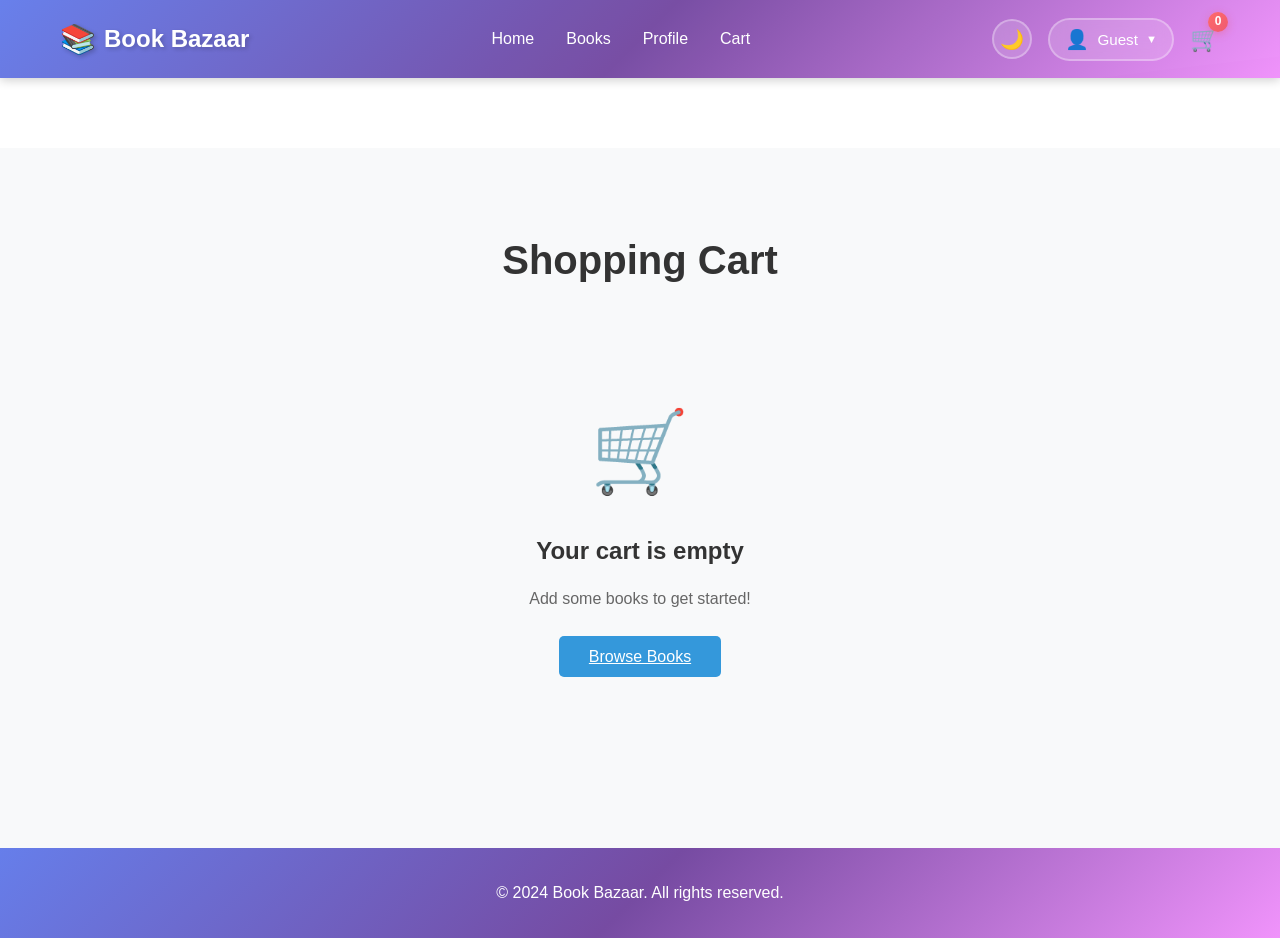
<file: cart.html>
<!DOCTYPE html>
<html lang="en">
<head>
    <meta charset="UTF-8">
    <meta name="viewport" content="width=device-width, initial-scale=1.0">
    <title>Shopping Cart - Book Bazaar</title>
    <link rel="stylesheet" href="styles.css">
    <link rel="stylesheet" href="cart.css">
</head>
<body>
    <header>
        <nav class="navbar">
            <div class="container">
                <div class="logo">Book Bazaar</div>
                <ul class="nav-links">
                    <li><a href="index.html">Home</a></li>
                    <li><a href="index.html#books">Books</a></li>
                    <li><a href="profile.html">Profile</a></li>
                    <li><a href="cart.html" class="active">Cart</a></li>
                </ul>
                <div class="nav-actions">
                    <button class="theme-toggle" id="themeToggle" title="Toggle Theme">
                        <span class="theme-icon">🌙</span>
                    </button>
                    <div class="profile-dropdown">
                        <button class="profile-btn" id="profileBtn">
                            <span class="profile-icon">👤</span>
                            <span class="profile-name">Guest</span>
                            <span class="dropdown-arrow">▼</span>
                        </button>
                        <div class="dropdown-menu" id="dropdownMenu">
                            <a href="profile.html" class="dropdown-item">
                                <span>👤</span> My Profile
                            </a>
                            <a href="#" class="dropdown-item">
                                <span>📚</span> My Books
                            </a>
                            <a href="#" class="dropdown-item">
                                <span>❤️</span> Wishlist
                            </a>
                            <a href="#" class="dropdown-item">
                                <span>📦</span> Orders
                            </a>
                            <a href="#" class="dropdown-item">
                                <span>⚙️</span> Settings
                            </a>
                            <div class="dropdown-divider"></div>
                            <a href="#" class="dropdown-item logout">
                                <span>🚪</span> Logout
                            </a>
                        </div>
                    </div>
                    <div class="cart">
                        <span class="cart-icon">🛒</span>
                        <span class="cart-count" id="cartCount">0</span>
                    </div>
                </div>
            </div>
        </nav>
    </header>

    <section class="cart-section">
        <div class="container">
            <h1 class="cart-title">Shopping Cart</h1>
            
            <div class="cart-container">
                <div class="cart-items" id="cartItems">
                    <!-- Cart items will be dynamically added here -->
                </div>

                <aside class="cart-summary">
                    <h3>Order Summary</h3>
                    <div class="summary-row">
                        <span>Subtotal</span>
                        <span id="subtotal">$0.00</span>
                    </div>
                    <div class="summary-row">
                        <span>Shipping</span>
                        <span id="shipping">$5.00</span>
                    </div>
                    <div class="summary-row">
                        <span>Tax (10%)</span>
                        <span id="tax">$0.00</span>
                    </div>
                    <div class="summary-divider"></div>
                    <div class="summary-row total">
                        <span>Total</span>
                        <span id="total">$0.00</span>
                    </div>
                    <button class="btn-checkout" id="checkoutBtn">Proceed to Checkout</button>
                    <a href="index.html#books" class="btn-continue">Continue Shopping</a>
                </aside>
            </div>

            <div class="empty-cart" id="emptyCart" style="display: none;">
                <div class="empty-icon">🛒</div>
                <h2>Your cart is empty</h2>
                <p>Add some books to get started!</p>
                <a href="index.html#books" class="btn-primary">Browse Books</a>
            </div>
        </div>
    </section>

    <footer>
        <div class="container">
            <p>&copy; 2024 Book Bazaar. All rights reserved.</p>
        </div>
    </footer>

    <script src="cart.js"></script>
</body>
</html>
</file>
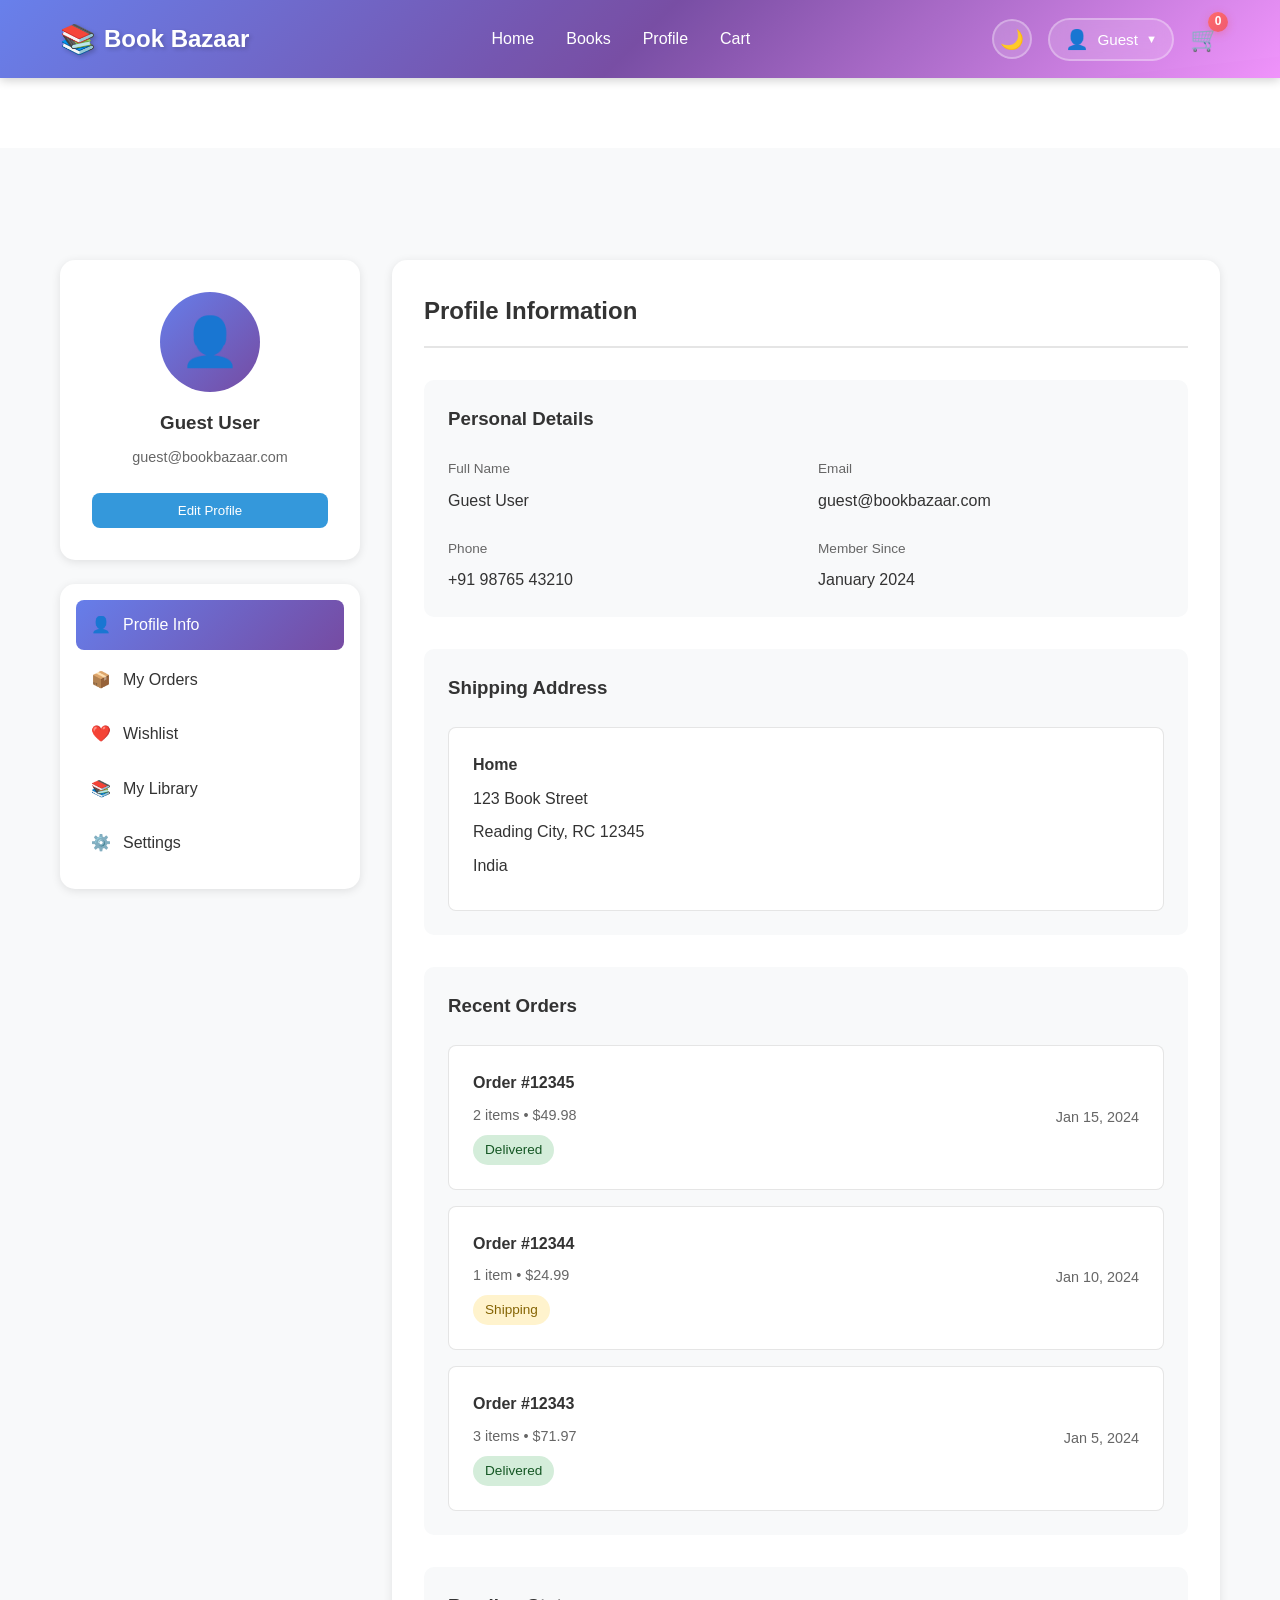
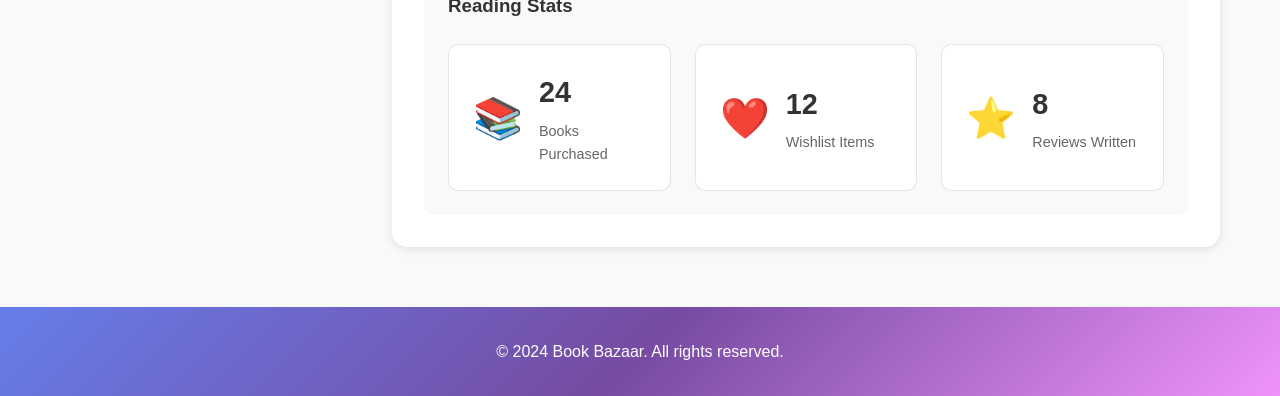
<file: profile.html>
<!DOCTYPE html>
<html lang="en">
<head>
    <meta charset="UTF-8">
    <meta name="viewport" content="width=device-width, initial-scale=1.0">
    <title>My Profile - Book Bazaar</title>
    <link rel="stylesheet" href="styles.css">
    <link rel="stylesheet" href="profile.css">
</head>
<body>
    <header>
        <nav class="navbar">
            <div class="container">
                <div class="logo">Book Bazaar</div>
                <ul class="nav-links">
                    <li><a href="index.html">Home</a></li>
                    <li><a href="index.html#books">Books</a></li>
                    <li><a href="profile.html" class="active">Profile</a></li>
                    <li><a href="cart.html">Cart</a></li>
                </ul>
                <div class="nav-actions">
                    <button class="theme-toggle" id="themeToggle" title="Toggle Theme">
                        <span class="theme-icon">🌙</span>
                    </button>
                    <div class="profile-dropdown">
                        <button class="profile-btn" id="profileBtn">
                            <span class="profile-icon">👤</span>
                            <span class="profile-name">Guest</span>
                            <span class="dropdown-arrow">▼</span>
                        </button>
                        <div class="dropdown-menu" id="dropdownMenu">
                            <a href="profile.html" class="dropdown-item">
                                <span>👤</span> My Profile
                            </a>
                            <a href="#" class="dropdown-item">
                                <span>📚</span> My Books
                            </a>
                            <a href="#" class="dropdown-item">
                                <span>❤️</span> Wishlist
                            </a>
                            <a href="#" class="dropdown-item">
                                <span>📦</span> Orders
                            </a>
                            <a href="#" class="dropdown-item">
                                <span>⚙️</span> Settings
                            </a>
                            <div class="dropdown-divider"></div>
                            <a href="#" class="dropdown-item logout">
                                <span>🚪</span> Logout
                            </a>
                        </div>
                    </div>
                    <div class="cart">
                        <span class="cart-icon">🛒</span>
                        <span class="cart-count">0</span>
                    </div>
                </div>
            </div>
        </nav>
    </header>

    <section class="profile-section">
        <div class="container">
            <div class="profile-container">
                <aside class="profile-sidebar">
                    <div class="profile-card">
                        <div class="profile-avatar">👤</div>
                        <h3>Guest User</h3>
                        <p class="profile-email">guest@bookbazaar.com</p>
                        <button class="btn-edit">Edit Profile</button>
                    </div>
                    <nav class="profile-nav">
                        <a href="#" class="profile-nav-item active">
                            <span>👤</span> Profile Info
                        </a>
                        <a href="#" class="profile-nav-item">
                            <span>📦</span> My Orders
                        </a>
                        <a href="#" class="profile-nav-item">
                            <span>❤️</span> Wishlist
                        </a>
                        <a href="#" class="profile-nav-item">
                            <span>📚</span> My Library
                        </a>
                        <a href="#" class="profile-nav-item">
                            <span>⚙️</span> Settings
                        </a>
                    </nav>
                </aside>

                <main class="profile-main">
                    <div class="profile-header">
                        <h2>Profile Information</h2>
                    </div>

                    <div class="profile-content">
                        <div class="info-section">
                            <h3>Personal Details</h3>
                            <div class="info-grid">
                                <div class="info-item">
                                    <label>Full Name</label>
                                    <p>Guest User</p>
                                </div>
                                <div class="info-item">
                                    <label>Email</label>
                                    <p>guest@bookbazaar.com</p>
                                </div>
                                <div class="info-item">
                                    <label>Phone</label>
                                    <p>+91 98765 43210</p>
                                </div>
                                <div class="info-item">
                                    <label>Member Since</label>
                                    <p>January 2024</p>
                                </div>
                            </div>
                        </div>

                        <div class="info-section">
                            <h3>Shipping Address</h3>
                            <div class="address-card">
                                <p><strong>Home</strong></p>
                                <p>123 Book Street</p>
                                <p>Reading City, RC 12345</p>
                                <p>India</p>
                            </div>
                        </div>

                        <div class="info-section">
                            <h3>Recent Orders</h3>
                            <div class="orders-list">
                                <div class="order-item">
                                    <div class="order-info">
                                        <h4>Order #12345</h4>
                                        <p>2 items • $49.98</p>
                                        <span class="order-status delivered">Delivered</span>
                                    </div>
                                    <p class="order-date">Jan 15, 2024</p>
                                </div>
                                <div class="order-item">
                                    <div class="order-info">
                                        <h4>Order #12344</h4>
                                        <p>1 item • $24.99</p>
                                        <span class="order-status shipping">Shipping</span>
                                    </div>
                                    <p class="order-date">Jan 10, 2024</p>
                                </div>
                                <div class="order-item">
                                    <div class="order-info">
                                        <h4>Order #12343</h4>
                                        <p>3 items • $71.97</p>
                                        <span class="order-status delivered">Delivered</span>
                                    </div>
                                    <p class="order-date">Jan 5, 2024</p>
                                </div>
                            </div>
                        </div>

                        <div class="info-section">
                            <h3>Reading Stats</h3>
                            <div class="stats-grid">
                                <div class="stat-card">
                                    <div class="stat-icon">📚</div>
                                    <div class="stat-info">
                                        <h4>24</h4>
                                        <p>Books Purchased</p>
                                    </div>
                                </div>
                                <div class="stat-card">
                                    <div class="stat-icon">❤️</div>
                                    <div class="stat-info">
                                        <h4>12</h4>
                                        <p>Wishlist Items</p>
                                    </div>
                                </div>
                                <div class="stat-card">
                                    <div class="stat-icon">⭐</div>
                                    <div class="stat-info">
                                        <h4>8</h4>
                                        <p>Reviews Written</p>
                                    </div>
                                </div>
                            </div>
                        </div>
                    </div>
                </main>
            </div>
        </div>
    </section>

    <footer>
        <div class="container">
            <p>&copy; 2024 Book Bazaar. All rights reserved.</p>
        </div>
    </footer>

    <script src="script.js"></script>
</body>
</html>
</file>
<file: styles.css>
* {
    margin: 0;
    padding: 0;
    box-sizing: border-box;
}

:root {
    --bg-primary: #ffffff;
    --bg-secondary: #f8f9fa;
    --text-primary: #333;
    --text-secondary: #666;
    --card-bg: #ffffff;
    --header-bg: #2c3e50;
    --shadow: rgba(0,0,0,0.1);
}

body.dark-mode {
    --bg-primary: #1a1a1a;
    --bg-secondary: #2d2d2d;
    --text-primary: #e0e0e0;
    --text-secondary: #b0b0b0;
    --card-bg: #2d2d2d;
    --header-bg: #1a1a1a;
    --shadow: rgba(0,0,0,0.3);
}

body {
    font-family: 'Segoe UI', Tahoma, Geneva, Verdana, sans-serif;
    line-height: 1.6;
    color: var(--text-primary);
    background: var(--bg-primary);
    transition: background 0.3s, color 0.3s;
}

.container {
    max-width: 1200px;
    margin: 0 auto;
    padding: 0 20px;
}

header {
    background: linear-gradient(135deg, #667eea 0%, #764ba2 50%, #f093fb 100%);
    color: white;
    position: sticky;
    top: 0;
    z-index: 1000;
    box-shadow: 0 2px 10px rgba(0,0,0,0.2);
    transition: background 0.3s;
}

body.dark-mode header {
    background: linear-gradient(135deg, #1a1a2e 0%, #16213e 50%, #0f3460 100%);
}

.navbar {
    padding: 1rem 0;
    position: relative;
    overflow: hidden;
}

.navbar::before {
    content: '';
    position: absolute;
    top: 0;
    left: 0;
    right: 0;
    bottom: 0;
    background: url('data:image/svg+xml,<svg xmlns="http://www.w3.org/2000/svg" viewBox="0 0 1440 320"><path fill="rgba(255,255,255,0.05)" d="M0,96L48,112C96,128,192,160,288,160C384,160,480,128,576,122.7C672,117,768,139,864,138.7C960,139,1056,117,1152,101.3C1248,85,1344,75,1392,69.3L1440,64L1440,0L1392,0C1344,0,1248,0,1152,0C1056,0,960,0,864,0C768,0,672,0,576,0C480,0,384,0,288,0C192,0,96,0,48,0L0,0Z"></path></svg>');
    background-size: cover;
    opacity: 0.3;
    pointer-events: none;
}

.navbar .container {
    display: flex;
    justify-content: space-between;
    align-items: center;
}

.logo {
    font-size: 1.5rem;
    font-weight: bold;
    text-shadow: 2px 2px 4px rgba(0,0,0,0.2);
    display: flex;
    align-items: center;
    gap: 8px;
}

.logo::before {
    content: '📚';
    font-size: 1.8rem;
    animation: bookFloat 3s ease-in-out infinite;
}

@keyframes bookFloat {
    0%, 100% { transform: translateY(0px); }
    50% { transform: translateY(-5px); }
}

.nav-links {
    display: flex;
    list-style: none;
    gap: 2rem;
}

.nav-links a {
    color: white;
    text-decoration: none;
    transition: all 0.3s;
    position: relative;
    padding: 5px 0;
}

.nav-links a::after {
    content: '';
    position: absolute;
    bottom: 0;
    left: 0;
    width: 0;
    height: 2px;
    background: white;
    transition: width 0.3s;
}

.nav-links a:hover {
    color: #ffd700;
    transform: translateY(-2px);
}

.nav-links a:hover::after {
    width: 100%;
}

.nav-actions {
    display: flex;
    align-items: center;
    gap: 1rem;
}

.theme-toggle {
    background: rgba(255,255,255,0.15);
    border: 2px solid rgba(255,255,255,0.3);
    color: white;
    width: 40px;
    height: 40px;
    border-radius: 50%;
    cursor: pointer;
    display: flex;
    align-items: center;
    justify-content: center;
    transition: all 0.3s;
    backdrop-filter: blur(10px);
}

.theme-toggle:hover {
    background: rgba(255,255,255,0.25);
    transform: scale(1.1) rotate(20deg);
    box-shadow: 0 0 15px rgba(255,255,255,0.3);
}

.theme-icon {
    font-size: 1.2rem;
}

.profile-dropdown {
    position: relative;
}

.profile-btn {
    background: rgba(255,255,255,0.15);
    border: 2px solid rgba(255,255,255,0.3);
    color: white;
    padding: 8px 15px;
    border-radius: 25px;
    cursor: pointer;
    display: flex;
    align-items: center;
    gap: 8px;
    transition: all 0.3s;
    font-size: 0.95rem;
    backdrop-filter: blur(10px);
}

.profile-btn:hover {
    background: rgba(255,255,255,0.25);
    transform: translateY(-2px);
    box-shadow: 0 5px 15px rgba(0,0,0,0.2);
}

.profile-icon {
    font-size: 1.2rem;
}

.profile-name {
    font-weight: 500;
}

.dropdown-arrow {
    font-size: 0.7rem;
    transition: transform 0.3s;
}

.profile-dropdown.active .dropdown-arrow {
    transform: rotate(180deg);
}

.dropdown-menu {
    position: absolute;
    top: calc(100% + 15px);
    right: 0;
    background: var(--card-bg);
    border-radius: 10px;
    box-shadow: 0 8px 25px rgba(0,0,0,0.3);
    min-width: 200px;
    opacity: 0;
    visibility: hidden;
    transform: translateY(-10px);
    transition: all 0.3s;
    z-index: 10000;
    border: 1px solid rgba(0,0,0,0.1);
}

body.dark-mode .dropdown-menu {
    background: #2d2d2d;
    border-color: rgba(255,255,255,0.1);
    box-shadow: 0 8px 25px rgba(0,0,0,0.6);
}

.dropdown-menu::before {
    content: '';
    position: absolute;
    top: -8px;
    right: 20px;
    width: 0;
    height: 0;
    border-left: 8px solid transparent;
    border-right: 8px solid transparent;
    border-bottom: 8px solid var(--card-bg);
    z-index: 10001;
}

body.dark-mode .dropdown-menu::before {
    border-bottom-color: #2d2d2d;
}

.profile-dropdown.active .dropdown-menu {
    opacity: 1;
    visibility: visible;
    transform: translateY(0);
}

.dropdown-item {
    display: flex;
    align-items: center;
    gap: 10px;
    padding: 12px 20px;
    color: var(--text-primary);
    text-decoration: none;
    transition: background 0.3s;
    background: var(--card-bg);
}

body.dark-mode .dropdown-item {
    background: #2d2d2d;
    color: #e0e0e0;
}

.dropdown-item:first-child {
    border-radius: 10px 10px 0 0;
}

.dropdown-item:last-child {
    border-radius: 0 0 10px 10px;
}

.dropdown-item:hover {
    background: rgba(52, 152, 219, 0.1);
}

.dropdown-item.logout {
    color: #e74c3c;
}

.dropdown-item.logout:hover {
    background: rgba(231, 76, 60, 0.1);
}

.dropdown-divider {
    height: 1px;
    background: rgba(0,0,0,0.1);
    margin: 5px 0;
}

body.dark-mode .dropdown-divider {
    background: rgba(255,255,255,0.1);
}

.cart {
    position: relative;
    cursor: pointer;
    transition: transform 0.3s;
}

.cart:hover {
    transform: scale(1.1);
}

.cart-icon {
    font-size: 1.5rem;
}

.cart-count {
    position: absolute;
    top: -8px;
    right: -8px;
    background: linear-gradient(135deg, #ff6b6b, #ee5a6f);
    color: white;
    border-radius: 50%;
    width: 20px;
    height: 20px;
    display: flex;
    align-items: center;
    justify-content: center;
    font-size: 0.75rem;
    font-weight: bold;
    box-shadow: 0 2px 8px rgba(238, 90, 111, 0.4);
    animation: pulse 2s infinite;
}

@keyframes pulse {
    0%, 100% { transform: scale(1); }
    50% { transform: scale(1.1); }
}

.hero {
    background: linear-gradient(135deg, #667eea 0%, #764ba2 100%);
    color: white;
    padding: 100px 0;
    text-align: center;
}

.hero h1 {
    font-size: 3rem;
    margin-bottom: 1rem;
}

.hero p {
    font-size: 1.5rem;
    margin-bottom: 2rem;
}

.btn-primary {
    background: #3498db;
    color: white;
    border: none;
    padding: 12px 30px;
    font-size: 1rem;
    border-radius: 5px;
    cursor: pointer;
    transition: background 0.3s;
}

.btn-primary:hover {
    background: #2980b9;
}

.books-section {
    padding: 60px 0;
    background: var(--bg-secondary);
    transition: background 0.3s;
}

.books-section h2 {
    text-align: center;
    font-size: 2.5rem;
    margin-bottom: 2rem;
}

.filter-bar {
    display: flex;
    gap: 1rem;
    margin-bottom: 2rem;
    justify-content: center;
}

.filter-bar select,
.filter-bar input {
    padding: 10px;
    border: 1px solid #ddd;
    border-radius: 5px;
    font-size: 1rem;
}

.filter-bar input {
    flex: 1;
    max-width: 400px;
}

.books-grid {
    display: grid;
    grid-template-columns: repeat(auto-fill, minmax(250px, 1fr));
    gap: 2rem;
}

.book-card {
    background: var(--card-bg);
    border-radius: 10px;
    padding: 1.5rem;
    box-shadow: 0 2px 10px var(--shadow);
    transition: transform 0.3s, background 0.3s;
}

.book-card:hover {
    transform: translateY(-5px);
}

.book-cover {
    width: 100%;
    height: 300px;
    border-radius: 5px;
    display: flex;
    align-items: center;
    justify-content: center;
    font-size: 3rem;
    margin-bottom: 1rem;
    box-shadow: 0 4px 15px rgba(0,0,0,0.2);
    transition: transform 0.3s;
    position: relative;
    overflow: hidden;
}

.book-cover::before {
    content: '';
    position: absolute;
    top: 0;
    left: -100%;
    width: 100%;
    height: 100%;
    background: linear-gradient(90deg, transparent, rgba(255,255,255,0.3), transparent);
    transition: left 0.5s;
}

.book-card:hover .book-cover::before {
    left: 100%;
}

.book-card:hover .book-cover {
    transform: scale(1.05);
}

.book-card h3 {
    font-size: 1.2rem;
    margin-bottom: 0.5rem;
}

.book-card .author {
    color: var(--text-secondary);
    margin-bottom: 0.5rem;
}

.book-card .category {
    display: inline-block;
    background: #e8f4f8;
    color: #3498db;
    padding: 4px 10px;
    border-radius: 15px;
    font-size: 0.85rem;
    margin-bottom: 0.5rem;
}

.book-card .price {
    font-size: 1.5rem;
    color: #27ae60;
    font-weight: bold;
    margin-bottom: 1rem;
}

.book-card button {
    width: 100%;
    background: #3498db;
    color: white;
    border: none;
    padding: 10px;
    border-radius: 5px;
    cursor: pointer;
    transition: background 0.3s;
}

.book-card button:hover {
    background: #2980b9;
}

.about-section,
.contact-section {
    padding: 60px 0;
    background: var(--bg-primary);
    transition: background 0.3s;
}

.about-section h2,
.contact-section h2 {
    text-align: center;
    font-size: 2.5rem;
    margin-bottom: 2rem;
}

.about-section p {
    text-align: center;
    font-size: 1.2rem;
    max-width: 800px;
    margin: 0 auto;
    line-height: 1.8;
}

#contactForm {
    max-width: 600px;
    margin: 0 auto;
    display: flex;
    flex-direction: column;
    gap: 1rem;
}

#contactForm input,
#contactForm textarea {
    padding: 12px;
    border: 1px solid #ddd;
    border-radius: 5px;
    font-size: 1rem;
    font-family: inherit;
    background: var(--card-bg);
    color: var(--text-primary);
    transition: background 0.3s, color 0.3s;
}

footer {
    background: linear-gradient(135deg, #667eea 0%, #764ba2 50%, #f093fb 100%);
    color: white;
    text-align: center;
    padding: 2rem 0;
    transition: background 0.3s;
}

body.dark-mode footer {
    background: linear-gradient(135deg, #1a1a2e 0%, #16213e 50%, #0f3460 100%);
}

@media (max-width: 768px) {
    .nav-links {
        gap: 1rem;
    }
    
    .profile-name {
        display: none;
    }
    
    .profile-btn {
        padding: 8px 12px;
    }
    
    .hero h1 {
        font-size: 2rem;
    }
    
    .hero p {
        font-size: 1.2rem;
    }
    
    .books-grid {
        grid-template-columns: repeat(auto-fill, minmax(200px, 1fr));
    }
}
</file>
<file: cart.css>
.cart-section {
    padding: 80px 0 60px 0;
    background: var(--bg-secondary);
    min-height: calc(100vh - 200px);
    margin-top: 70px;
}

.cart-title {
    text-align: center;
    font-size: 2.5rem;
    color: var(--text-primary);
    margin-bottom: 2rem;
}

.cart-container {
    display: grid;
    grid-template-columns: 1fr 400px;
    gap: 2rem;
    margin-top: 2rem;
}

.cart-items {
    display: flex;
    flex-direction: column;
    gap: 1.5rem;
}

.cart-item {
    background: var(--card-bg);
    border-radius: 15px;
    padding: 1.5rem;
    display: flex;
    gap: 1.5rem;
    box-shadow: 0 2px 10px var(--shadow);
    transition: transform 0.3s;
}

.cart-item:hover {
    transform: translateY(-2px);
}

.item-image {
    width: 120px;
    height: 160px;
    border-radius: 10px;
    display: flex;
    align-items: center;
    justify-content: center;
    font-size: 3rem;
    flex-shrink: 0;
    box-shadow: 0 4px 15px rgba(0,0,0,0.2);
}

.item-details {
    flex: 1;
    display: flex;
    flex-direction: column;
    justify-content: space-between;
}

.item-header {
    display: flex;
    justify-content: space-between;
    align-items: start;
}

.item-info h3 {
    color: var(--text-primary);
    margin-bottom: 0.5rem;
}

.item-author {
    color: var(--text-secondary);
    font-size: 0.9rem;
    margin-bottom: 0.5rem;
}

.item-category {
    display: inline-block;
    background: #e8f4f8;
    color: #3498db;
    padding: 4px 10px;
    border-radius: 15px;
    font-size: 0.85rem;
}

.item-remove {
    background: none;
    border: none;
    color: #e74c3c;
    cursor: pointer;
    font-size: 1.5rem;
    transition: transform 0.3s;
}

.item-remove:hover {
    transform: scale(1.2);
}

.item-footer {
    display: flex;
    justify-content: space-between;
    align-items: center;
}

.item-quantity {
    display: flex;
    align-items: center;
    gap: 1rem;
}

.qty-btn {
    background: #3498db;
    color: white;
    border: none;
    width: 30px;
    height: 30px;
    border-radius: 5px;
    cursor: pointer;
    transition: background 0.3s;
}

.qty-btn:hover {
    background: #2980b9;
}

.qty-value {
    color: var(--text-primary);
    font-weight: 500;
    min-width: 30px;
    text-align: center;
}

.item-price {
    font-size: 1.5rem;
    color: #27ae60;
    font-weight: bold;
}

.cart-summary {
    background: var(--card-bg);
    border-radius: 15px;
    padding: 2rem;
    box-shadow: 0 2px 10px var(--shadow);
    height: fit-content;
    position: sticky;
    top: 120px;
}

.cart-summary h3 {
    color: var(--text-primary);
    margin-bottom: 1.5rem;
}

.summary-row {
    display: flex;
    justify-content: space-between;
    margin-bottom: 1rem;
    color: var(--text-primary);
}

.summary-row.total {
    font-size: 1.3rem;
    font-weight: bold;
    color: var(--text-primary);
}

.summary-divider {
    height: 1px;
    background: rgba(0,0,0,0.1);
    margin: 1.5rem 0;
}

body.dark-mode .summary-divider {
    background: rgba(255,255,255,0.1);
}

.btn-checkout {
    width: 100%;
    background: linear-gradient(135deg, #667eea 0%, #764ba2 100%);
    color: white;
    border: none;
    padding: 15px;
    border-radius: 10px;
    font-size: 1.1rem;
    font-weight: 600;
    cursor: pointer;
    transition: transform 0.3s;
    margin-bottom: 1rem;
}

.btn-checkout:hover {
    transform: translateY(-2px);
}

.btn-continue {
    display: block;
    text-align: center;
    color: #3498db;
    text-decoration: none;
    padding: 10px;
    transition: color 0.3s;
}

.btn-continue:hover {
    color: #2980b9;
}

.empty-cart {
    text-align: center;
    padding: 4rem 2rem;
}

.empty-icon {
    font-size: 5rem;
    margin-bottom: 1rem;
}

.empty-cart h2 {
    color: var(--text-primary);
    margin-bottom: 1rem;
}

.empty-cart p {
    color: var(--text-secondary);
    margin-bottom: 2rem;
}

@media (max-width: 968px) {
    .cart-container {
        grid-template-columns: 1fr;
    }

    .cart-summary {
        position: static;
    }

    .cart-item {
        flex-direction: column;
    }

    .item-image {
        width: 100%;
        height: 200px;
    }
}
</file>
<file: profile.css>
.profile-section {
    padding: 80px 0 60px 0;
    background: var(--bg-secondary);
    min-height: calc(100vh - 200px);
    margin-top: 70px;
}

.profile-container {
    display: grid;
    grid-template-columns: 300px 1fr;
    gap: 2rem;
    margin-top: 2rem;
}

.profile-sidebar {
    display: flex;
    flex-direction: column;
    gap: 1.5rem;
}

.profile-card {
    background: var(--card-bg);
    border-radius: 15px;
    padding: 2rem;
    text-align: center;
    box-shadow: 0 2px 10px var(--shadow);
}

.profile-avatar {
    width: 100px;
    height: 100px;
    background: linear-gradient(135deg, #667eea 0%, #764ba2 100%);
    border-radius: 50%;
    display: flex;
    align-items: center;
    justify-content: center;
    font-size: 3rem;
    margin: 0 auto 1rem;
}

.profile-card h3 {
    margin-bottom: 0.5rem;
    color: var(--text-primary);
}

.profile-email {
    color: var(--text-secondary);
    font-size: 0.9rem;
    margin-bottom: 1.5rem;
}

.btn-edit {
    background: #3498db;
    color: white;
    border: none;
    padding: 10px 20px;
    border-radius: 8px;
    cursor: pointer;
    width: 100%;
    transition: background 0.3s;
}

.btn-edit:hover {
    background: #2980b9;
}

.profile-nav {
    background: var(--card-bg);
    border-radius: 15px;
    padding: 1rem;
    box-shadow: 0 2px 10px var(--shadow);
}

.profile-nav-item {
    display: flex;
    align-items: center;
    gap: 12px;
    padding: 12px 15px;
    color: var(--text-primary);
    text-decoration: none;
    border-radius: 8px;
    transition: all 0.3s;
    margin-bottom: 5px;
}

.profile-nav-item:hover {
    background: rgba(52, 152, 219, 0.1);
}

.profile-nav-item.active {
    background: linear-gradient(135deg, #667eea 0%, #764ba2 100%);
    color: white;
}

.profile-main {
    background: var(--card-bg);
    border-radius: 15px;
    padding: 2rem;
    box-shadow: 0 2px 10px var(--shadow);
}

.profile-header {
    margin-bottom: 2rem;
    padding-bottom: 1rem;
    border-bottom: 2px solid rgba(0,0,0,0.1);
}

body.dark-mode .profile-header {
    border-bottom-color: rgba(255,255,255,0.1);
}

.profile-header h2 {
    color: var(--text-primary);
}

.profile-content {
    display: flex;
    flex-direction: column;
    gap: 2rem;
}

.info-section {
    padding: 1.5rem;
    background: var(--bg-secondary);
    border-radius: 10px;
}

.info-section h3 {
    color: var(--text-primary);
    margin-bottom: 1.5rem;
}

.info-grid {
    display: grid;
    grid-template-columns: repeat(2, 1fr);
    gap: 1.5rem;
}

.info-item label {
    display: block;
    color: var(--text-secondary);
    font-size: 0.85rem;
    margin-bottom: 0.5rem;
}

.info-item p {
    color: var(--text-primary);
    font-weight: 500;
}

.address-card {
    background: var(--card-bg);
    padding: 1.5rem;
    border-radius: 8px;
    border: 1px solid rgba(0,0,0,0.1);
}

body.dark-mode .address-card {
    border-color: rgba(255,255,255,0.1);
}

.address-card p {
    color: var(--text-primary);
    margin-bottom: 0.5rem;
}

.orders-list {
    display: flex;
    flex-direction: column;
    gap: 1rem;
}

.order-item {
    background: var(--card-bg);
    padding: 1.5rem;
    border-radius: 8px;
    display: flex;
    justify-content: space-between;
    align-items: center;
    border: 1px solid rgba(0,0,0,0.1);
}

body.dark-mode .order-item {
    border-color: rgba(255,255,255,0.1);
}

.order-info h4 {
    color: var(--text-primary);
    margin-bottom: 0.5rem;
}

.order-info p {
    color: var(--text-secondary);
    font-size: 0.9rem;
    margin-bottom: 0.5rem;
}

.order-status {
    display: inline-block;
    padding: 4px 12px;
    border-radius: 15px;
    font-size: 0.85rem;
    font-weight: 500;
}

.order-status.delivered {
    background: #d4edda;
    color: #155724;
}

.order-status.shipping {
    background: #fff3cd;
    color: #856404;
}

.order-date {
    color: var(--text-secondary);
    font-size: 0.9rem;
}

.stats-grid {
    display: grid;
    grid-template-columns: repeat(3, 1fr);
    gap: 1.5rem;
}

.stat-card {
    background: var(--card-bg);
    padding: 1.5rem;
    border-radius: 10px;
    display: flex;
    align-items: center;
    gap: 1rem;
    border: 1px solid rgba(0,0,0,0.1);
}

body.dark-mode .stat-card {
    border-color: rgba(255,255,255,0.1);
}

.stat-icon {
    font-size: 2.5rem;
}

.stat-info h4 {
    color: var(--text-primary);
    font-size: 1.8rem;
    margin-bottom: 0.25rem;
}

.stat-info p {
    color: var(--text-secondary);
    font-size: 0.9rem;
}

@media (max-width: 968px) {
    .profile-container {
        grid-template-columns: 1fr;
    }

    .info-grid {
        grid-template-columns: 1fr;
    }

    .stats-grid {
        grid-template-columns: 1fr;
    }
}
</file>
